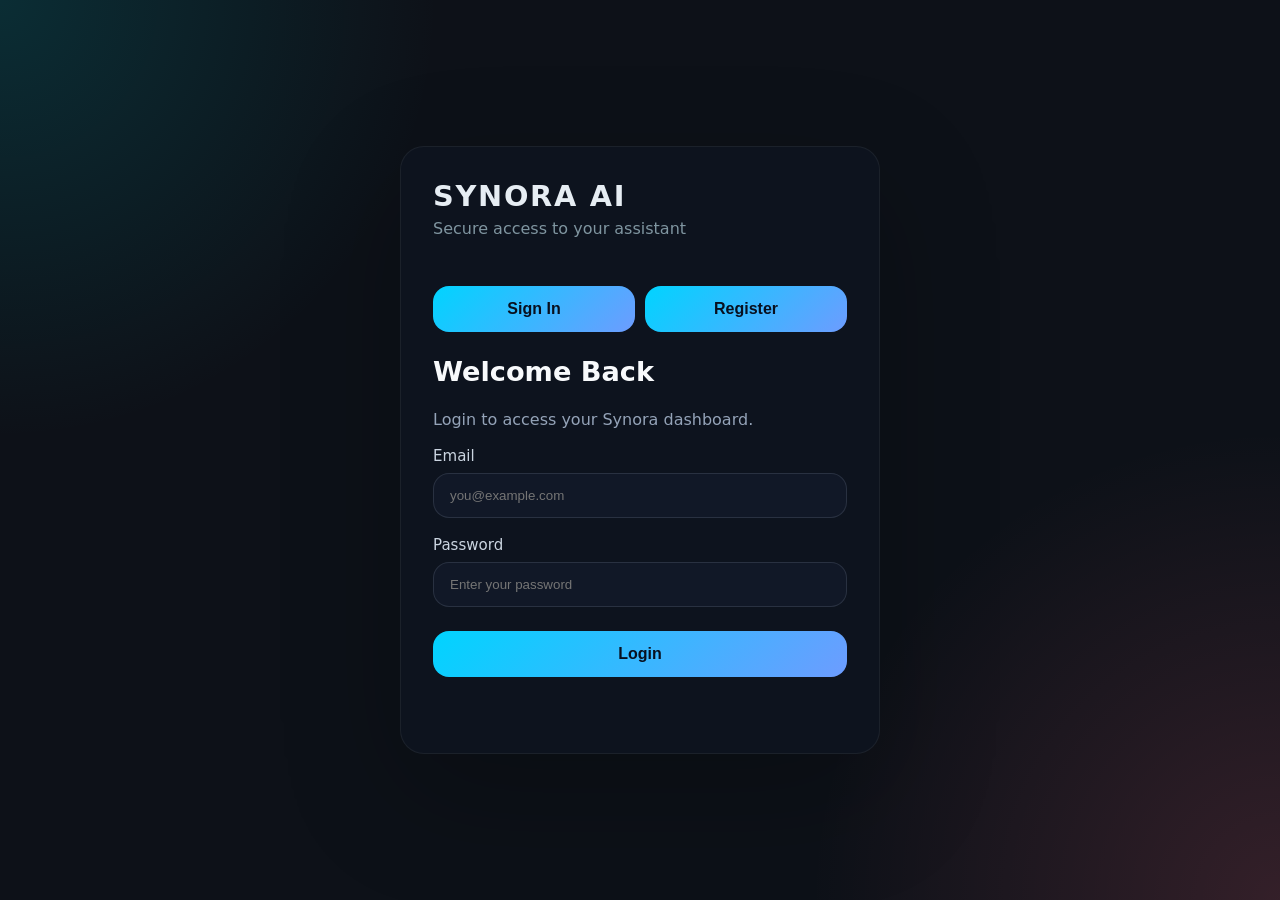
<file: interface_AI.     IA/login.html>
<!DOCTYPE html>
<html lang="en">
<head>
    <meta charset="UTF-8">
    <meta name="viewport" content="width=device-width, initial-scale=1.0">
    <title>Synora AI Login</title>
    <link rel="stylesheet" href="styles.css">
</head>
<body>
    <div class="page-shell">
        <div class="auth-card">
            <div class="brand-bar">
                <div>
                    <div class="brand-title">SYNORA AI</div>
                    <div class="brand-subtitle">Secure access to your assistant</div>
                </div>
            </div>

            <div class="tabs">
                <button class="tab-button active" data-target="login-panel">Sign In</button>
                <button class="tab-button" data-target="register-panel">Register</button>
            </div>

            <div class="panel active" id="login-panel">
                <h2>Welcome Back</h2>
                <p>Login to access your Synora dashboard.</p>
                <form id="loginForm">
                    <label>Email</label>
                    <input type="email" name="email" placeholder="you@example.com" required>
                    <label>Password</label>
                    <input type="password" name="password" placeholder="Enter your password" required>
                    <button type="submit">Login</button>
                </form>
            </div>

            <div class="panel" id="register-panel">
                <h2>Create Account</h2>
                <p>Use an existing account or create a new one.</p>
                <form id="registerForm">
                    <label>Email</label>
                    <input type="email" name="email" placeholder="you@example.com" required>
                    <label>Password</label>
                    <input type="password" name="password" placeholder="Choose a password" required>
                    <label>Confirm Password</label>
                    <input type="password" name="confirm" placeholder="Repeat password" required>
                    <button type="submit">Register</button>
                </form>
            </div>

            <div id="message" class="message"></div>
        </div>
    </div>

    <script src="script.js"></script>
    <script>
        const tabs = document.querySelectorAll('.tab-button');
        const panels = document.querySelectorAll('.panel');
        const messageDiv = document.getElementById('message');

        tabs.forEach(tab => {
            tab.addEventListener('click', () => {
                tabs.forEach(t => t.classList.remove('active'));
                panels.forEach(panel => panel.classList.remove('active'));
                tab.classList.add('active');
                document.getElementById(tab.dataset.target).classList.add('active');
                messageDiv.textContent = '';
            });
        });

        document.getElementById('loginForm').addEventListener('submit', async (event) => {
            event.preventDefault();
            const formData = new FormData(event.target);
            const response = await fetch('/authenticate', { method: 'POST', body: formData });
            const result = await response.json();
            messageDiv.textContent = result.message;
            messageDiv.className = result.success ? 'message success' : 'message error';

            if (response.ok && result.email) {
                window.location.href = `/dashboard?email=${encodeURIComponent(result.email)}`;
            }
        });

        document.getElementById('registerForm').addEventListener('submit', async (event) => {
            event.preventDefault();
            const formData = new FormData(event.target);
            const response = await fetch('/register', { method: 'POST', body: formData });
            const result = await response.json();
            messageDiv.textContent = result.message;
            messageDiv.className = result.success ? 'message success' : 'message error';
        });
    </script>
</body>
</html>
</file>
<file: interface_AI.     IA/styles.css>
* {
    box-sizing: border-box;
}

body {
    margin: 0;
    font-family: Inter, system-ui, -apple-system, BlinkMacSystemFont, 'Segoe UI', sans-serif;
    background: #0d1118;
    color: #e6edf3;
}

.page-shell,
.dashboard-shell {
    min-height: 100vh;
}

/* Login */
.page-shell {
    display: flex;
    align-items: center;
    justify-content: center;
    padding: 24px;
    background: radial-gradient(circle at top left, rgba(0, 173, 181, 0.18), transparent 28%),
                radial-gradient(circle at bottom right, rgba(255, 107, 129, 0.16), transparent 30%),
                #0d1118;
}

.auth-card {
    width: min(480px, 100%);
    background: rgba(14, 20, 31, 0.96);
    border: 1px solid rgba(255, 255, 255, 0.06);
    border-radius: 24px;
    padding: 32px;
    box-shadow: 0 40px 120px rgba(0, 0, 0, 0.24);
}

.brand-bar {
    display: flex;
    align-items: center;
    justify-content: space-between;
    margin-bottom: 24px;
}

.brand-title {
    font-size: 1.8rem;
    font-weight: 800;
    letter-spacing: 0.06em;
}

.brand-subtitle {
    color: #7f95a0;
    margin-top: 6px;
}

.tabs {
    display: flex;
    gap: 10px;
    margin-bottom: 24px;
}

.tab-button {
    flex: 1;
    border: none;
    border-radius: 999px;
    padding: 12px 16px;
    font-weight: 600;
    background: rgba(255, 255, 255, 0.04);
    color: #cbd5e1;
    cursor: pointer;
}

.tab-button.active {
    background: linear-gradient(135deg, #00d4ff 0%, #6d9cff 100%);
    color: #08101f;
}

.panel {
    display: none;
    gap: 16px;
}

.panel.active {
    display: block;
}

.auth-card h2 {
    margin-top: 0;
    font-size: 1.7rem;
    color: #f8fafc;
}

.auth-card p {
    margin-top: 0;
    color: #94a3b8;
}

.auth-card label {
    display: block;
    margin: 18px 0 8px;
    font-size: 0.94rem;
    color: #cbd5e1;
}

.auth-card input {
    width: 100%;
    padding: 14px 16px;
    border-radius: 16px;
    border: 1px solid rgba(148, 163, 184, 0.18);
    background: #111827;
    color: #f8fafc;
}

.auth-card button {
    width: 100%;
    margin-top: 24px;
    padding: 14px 18px;
    border: none;
    border-radius: 16px;
    background: linear-gradient(135deg, #00d4ff 0%, #6d9cff 100%);
    color: #08101f;
    font-size: 1rem;
    font-weight: 700;
    cursor: pointer;
}

.message {
    margin-top: 20px;
    min-height: 24px;
    text-align: center;
    font-weight: 700;
}

.message.success { color: #4ade80; }
.message.error { color: #fb7185; }

/* Dashboard */
.dashboard-shell {
    display: grid;
    grid-template-columns: 280px 1fr;
    gap: 24px;
    padding: 24px;
}

.dashboard-sidebar {
    background: #08101f;
    border: 1px solid rgba(255, 255, 255, 0.06);
    border-radius: 28px;
    padding: 28px 24px;
    display: flex;
    flex-direction: column;
    gap: 24px;
}

.logo-block h1 {
    margin: 0;
    font-size: 2.2rem;
    letter-spacing: 0.08em;
}

.logo-block p {
    margin: 8px 0 0;
    color: #7f95a0;
}

.dashboard-sidebar nav {
    display: flex;
    flex-direction: column;
    gap: 14px;
}

.dashboard-sidebar a {
    color: #cbd5e1;
    text-decoration: none;
    padding: 14px 18px;
    border-radius: 16px;
    transition: background 0.2s ease;
}

.dashboard-sidebar a:hover {
    background: rgba(0, 212, 255, 0.12);
    color: #e2e8f0;
}

.dashboard-main {
    display: flex;
    flex-direction: column;
    gap: 24px;
}

.dashboard-header {
    display: flex;
    justify-content: space-between;
    align-items: center;
    padding: 24px;
    border-radius: 24px;
    background: rgba(255, 255, 255, 0.03);
    border: 1px solid rgba(255, 255, 255, 0.06);
}

.welcome-label {
    margin: 0;
    color: #7f95a0;
}

.dashboard-header h2 {
    margin: 8px 0 0;
    font-size: 2.1rem;
}

.header-actions button {
    border: none;
    border-radius: 16px;
    padding: 12px 20px;
    background: #00d4ff;
    color: #08101f;
    cursor: pointer;
    font-weight: 700;
}

.dashboard-hero {
    display: grid;
    grid-template-columns: 1fr auto;
    gap: 24px;
    padding: 32px;
    border-radius: 28px;
    background: linear-gradient(180deg, rgba(0, 212, 255, 0.12), rgba(255, 255, 255, 0.03));
    border: 1px solid rgba(255, 255, 255, 0.06);
}

.dashboard-hero .eyebrow {
    text-transform: uppercase;
    letter-spacing: 0.16em;
    font-size: 0.8rem;
    color: #7f95a0;
    margin-bottom: 12px;
}

.dashboard-hero h1 {
    margin: 0;
    font-size: 2.7rem;
    line-height: 1.05;
}

.dashboard-hero p {
    color: #cbd5e1;
    max-width: 620px;
}

.hero-card {
    padding: 24px;
    min-width: 240px;
    border-radius: 28px;
    background: rgba(255, 255, 255, 0.06);
    border: 1px solid rgba(255, 255, 255, 0.08);
}

#statusTag {
    display: inline-block;
    margin-top: 14px;
    padding: 10px 14px;
    border-radius: 999px;
    background: #0f766e;
    color: #d1fae5;
    font-weight: 700;
}

.cards-grid {
    display: grid;
    grid-template-columns: repeat(2, minmax(0, 1fr));
    gap: 20px;
}

.cards-grid article {
    padding: 24px;
    border-radius: 24px;
    background: rgba(255, 255, 255, 0.03);
    border: 1px solid rgba(255, 255, 255, 0.05);
}

.cards-grid h3 {
    margin-top: 0;
}

.activity-section {
    padding: 24px;
    border-radius: 28px;
    background: rgba(255, 255, 255, 0.03);
    border: 1px solid rgba(255, 255, 255, 0.05);
}

.section-header h2 {
    margin: 0;
}

.section-header p {
    color: #94a3b8;
    margin-top: 8px;
}

.activity-list {
    margin-top: 20px;
    display: grid;
    gap: 12px;
}

.history-item {
    display: flex;
    gap: 16px;
    align-items: flex-start;
    padding: 18px;
    border-radius: 18px;
    background: rgba(255, 255, 255, 0.02);
    border: 1px solid rgba(255, 255, 255, 0.05);
}

.history-item span {
    min-width: 30px;
    color: #00d4ff;
    font-weight: 700;
}

.history-item p {
    margin: 0;
    color: #cbd5e1;
}

.empty-state {
    color: #7f95a0;
}

.dashboard-footer {
    padding: 16px 24px;
    text-align: center;
    color: #7f95a0;
}

@media (max-width: 900px) {
    .dashboard-shell {
        grid-template-columns: 1fr;
    }

    .dashboard-sidebar {
        flex-direction: row;
        align-items: center;
        justify-content: space-between;
        padding: 18px;
    }

    .dashboard-sidebar nav {
        flex-direction: row;
        flex-wrap: wrap;
        gap: 10px;
    }
}

@media (max-width: 640px) {
    .auth-card,
    .dashboard-shell {
        padding: 18px;
    }

    .auth-card {
        border-radius: 20px;
    }

    .dashboard-hero {
        grid-template-columns: 1fr;
    }

    .header-actions button {
        width: 100%;
    }
}
</file>
